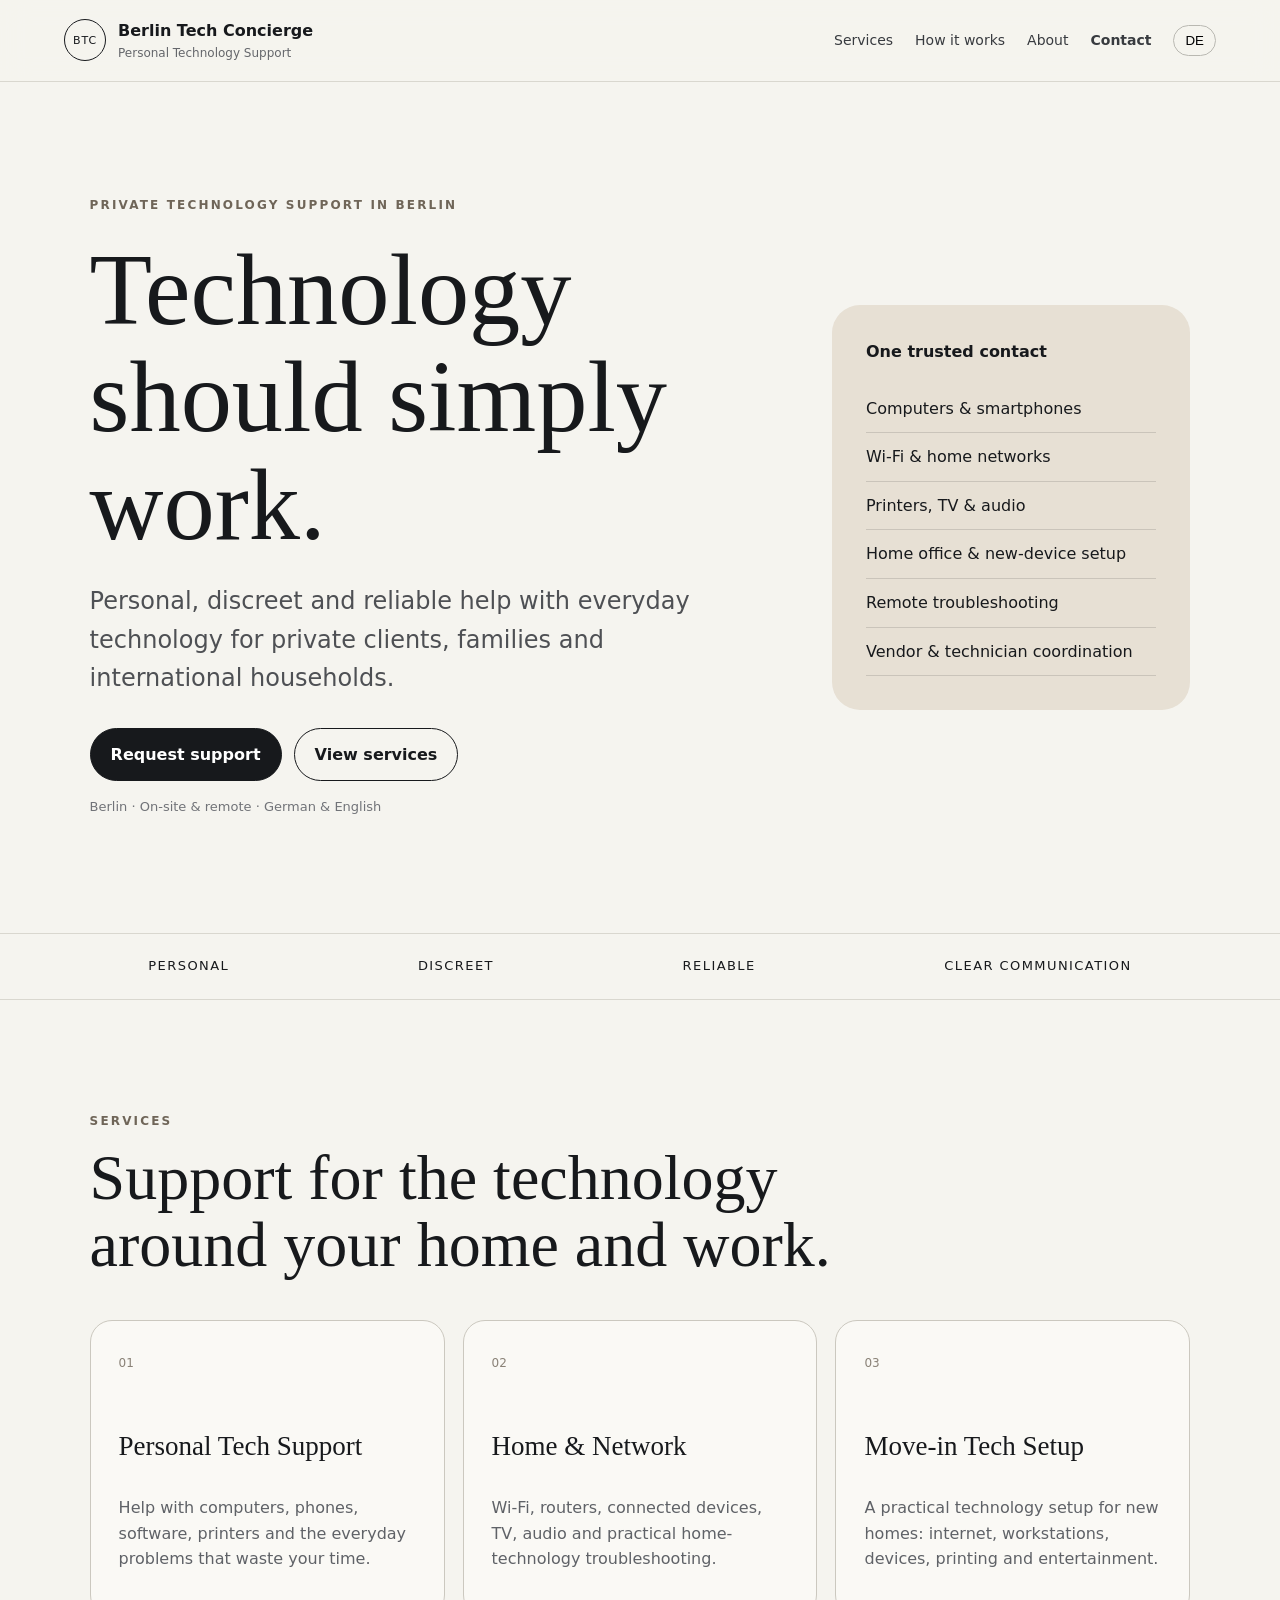
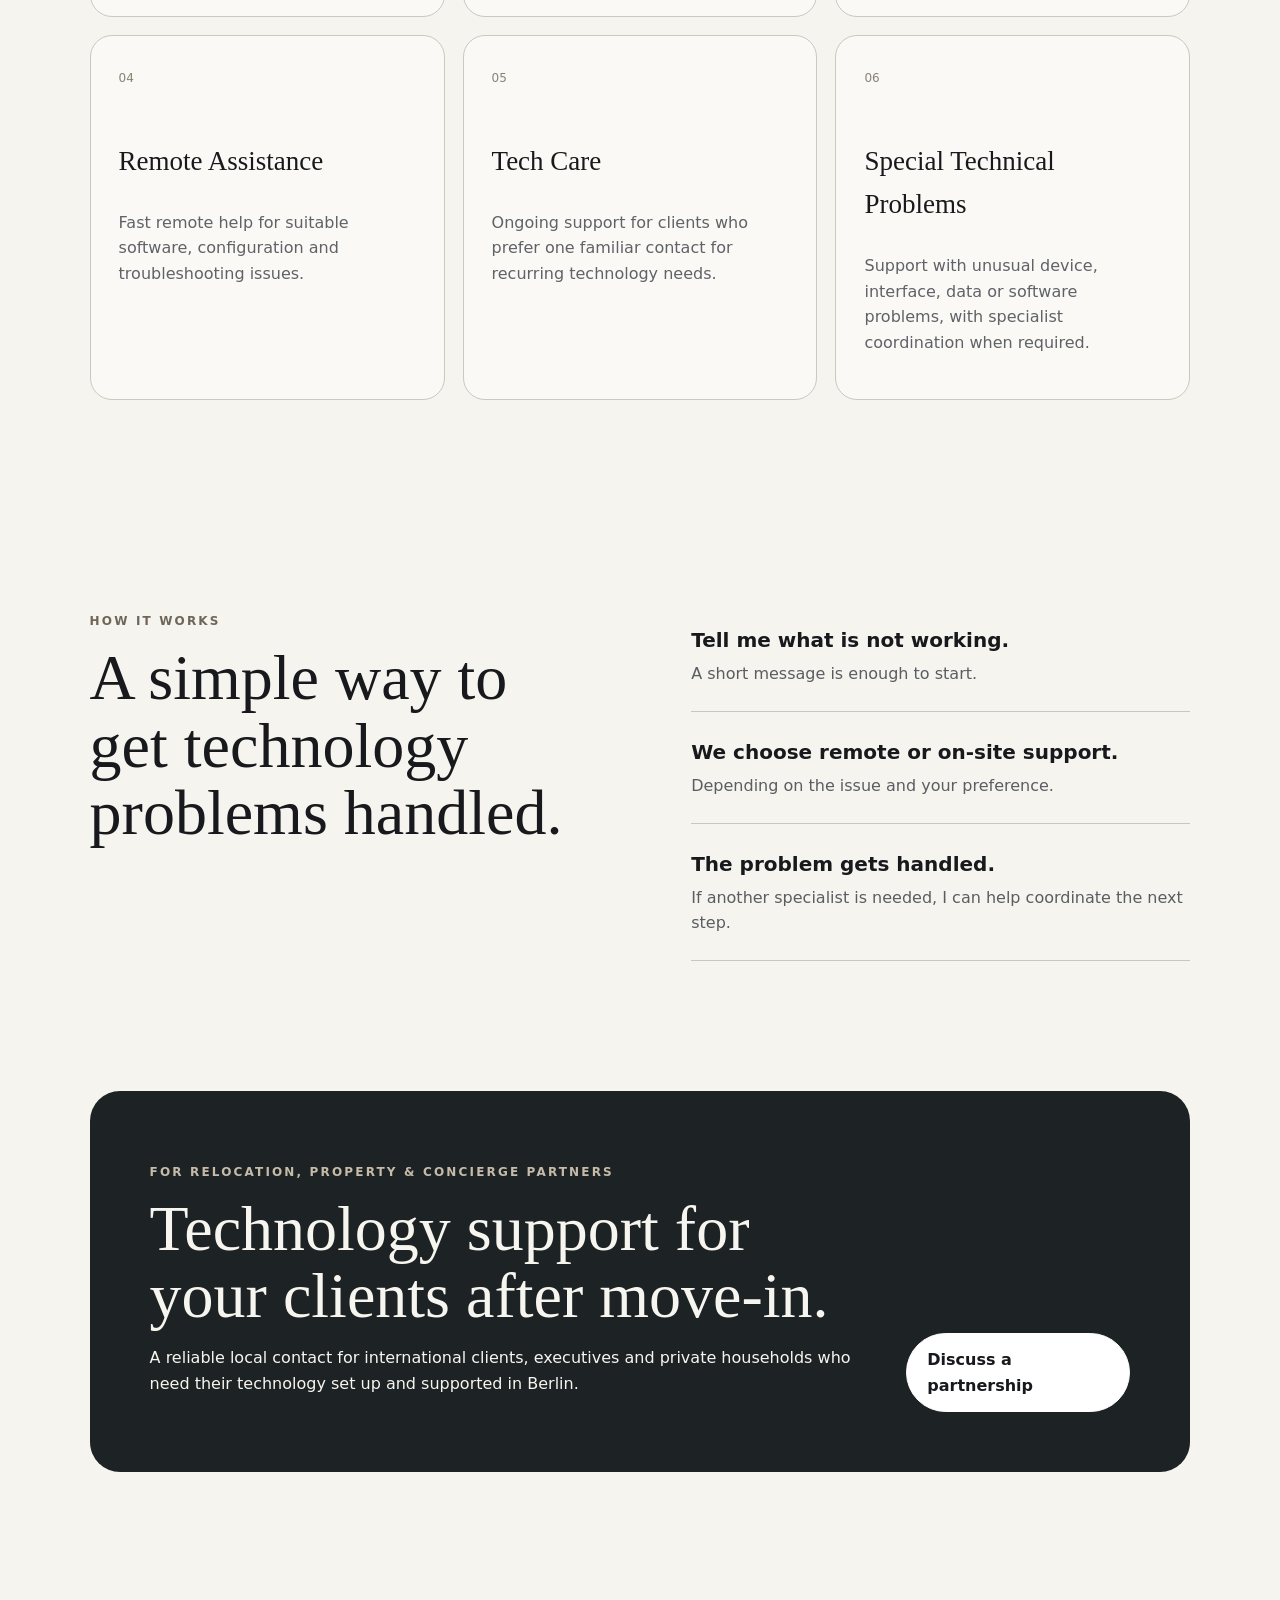
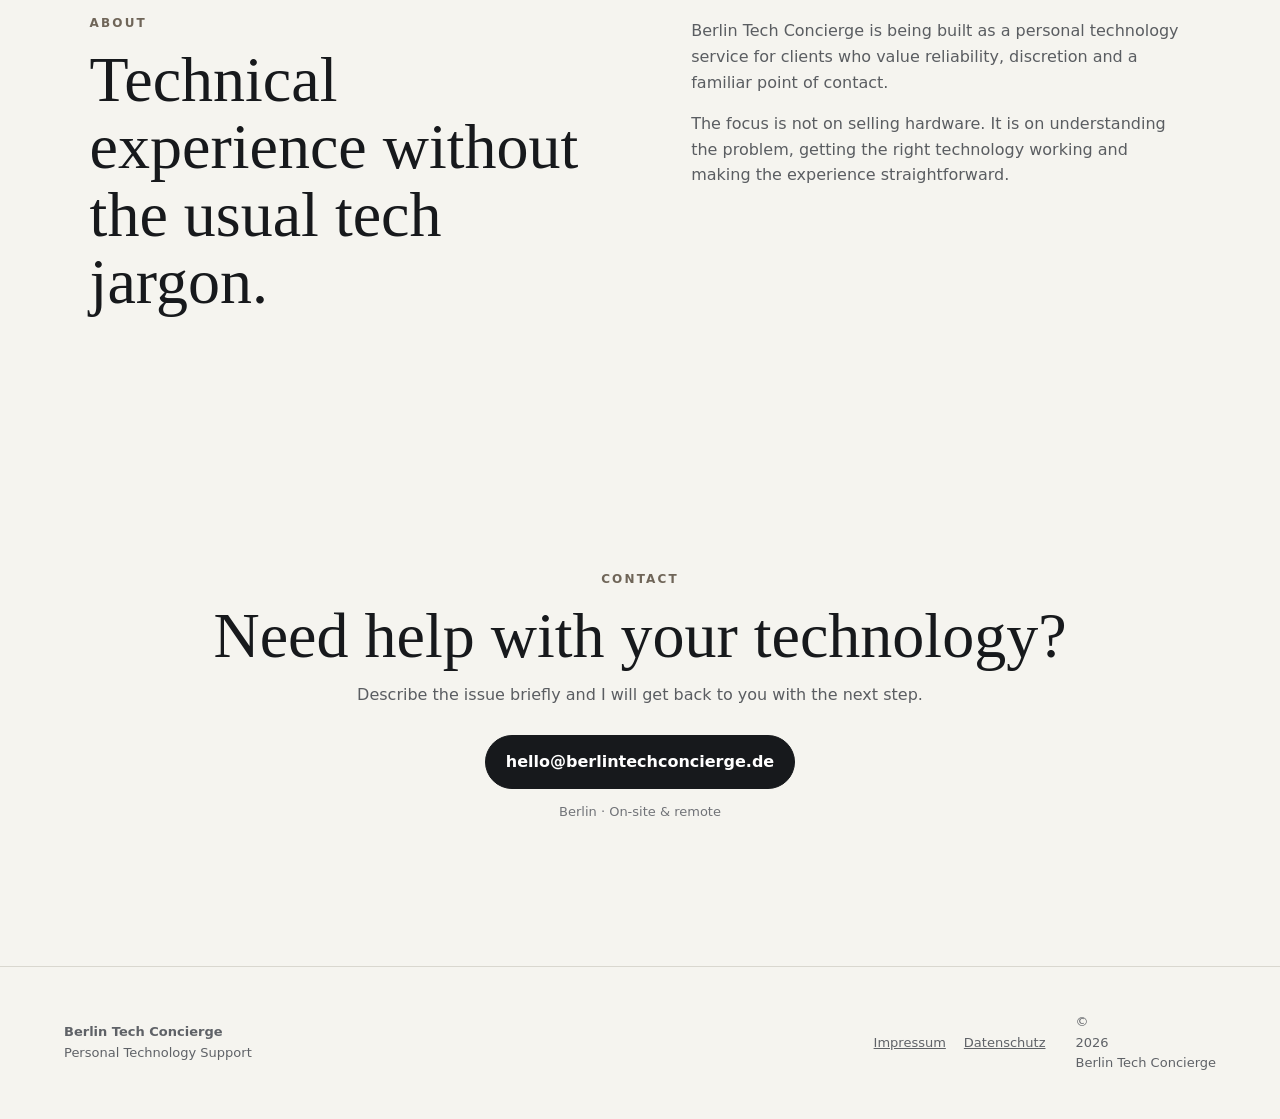
<file: index.html>
<!doctype html>
<html lang="en">
<head>
  <meta charset="utf-8">
  <meta name="viewport" content="width=device-width, initial-scale=1">
  <title>Berlin Tech Concierge | Personal Technology Support</title>
  <meta name="description" content="Personal, discreet and reliable technology support for private clients, families and international households in Berlin.">
  <link rel="stylesheet" href="styles.css">
</head>
<body>
<header class="site-header">
  <a class="brand" href="#top">
    <span class="brand-mark">BTC</span>
    <span><strong>Berlin Tech Concierge</strong><small data-i18n="brand_sub">Personal Technology Support</small></span>
  </a>
  <nav>
    <a href="#services" data-i18n="nav_services">Services</a>
    <a href="#how" data-i18n="nav_how">How it works</a>
    <a href="#about" data-i18n="nav_about">About</a>
    <a href="#contact" class="nav-cta" data-i18n="nav_contact">Contact</a>
    <button id="langToggle" class="lang-toggle" type="button">DE</button>
  </nav>
</header>

<main id="top">
<section class="hero">
  <div class="hero-copy">
    <p class="eyebrow" data-i18n="eyebrow">Private technology support in Berlin</p>
    <h1 data-i18n="hero_title">Technology should simply work.</h1>
    <p class="hero-text" data-i18n="hero_text">Personal, discreet and reliable help with everyday technology for private clients, families and international households.</p>
    <div class="hero-actions">
      <a class="button primary" href="mailto:hello@berlintechconcierge.de" data-i18n="request_support">Request support</a>
      <a class="button secondary" href="#services" data-i18n="view_services">View services</a>
    </div>
    <p class="microcopy" data-i18n="hero_micro">Berlin · On-site & remote · German & English</p>
  </div>
  <div class="hero-card">
    <p class="card-label" data-i18n="one_contact">One trusted contact</p>
    <ul>
      <li data-i18n="bullet_1">Computers & smartphones</li>
      <li data-i18n="bullet_2">Wi-Fi & home networks</li>
      <li data-i18n="bullet_3">Printers, TV & audio</li>
      <li data-i18n="bullet_4">Home office & new-device setup</li>
      <li data-i18n="bullet_5">Remote troubleshooting</li>
      <li data-i18n="bullet_6">Vendor & technician coordination</li>
    </ul>
  </div>
</section>

<section class="trust-strip">
  <span data-i18n="trust_1">Personal</span>
  <span data-i18n="trust_2">Discreet</span>
  <span data-i18n="trust_3">Reliable</span>
  <span data-i18n="trust_4">Clear communication</span>
</section>

<section id="services" class="section">
  <div class="section-heading">
    <p class="eyebrow" data-i18n="services_eyebrow">Services</p>
    <h2 data-i18n="services_title">Support for the technology around your home and work.</h2>
  </div>
  <div class="cards">
    <article class="service-card"><span class="number">01</span><h3 data-i18n="svc1_title">Personal Tech Support</h3><p data-i18n="svc1_text">Help with computers, phones, software, printers and the everyday problems that waste your time.</p></article>
    <article class="service-card"><span class="number">02</span><h3 data-i18n="svc2_title">Home & Network</h3><p data-i18n="svc2_text">Wi-Fi, routers, connected devices, TV, audio and practical home-technology troubleshooting.</p></article>
    <article class="service-card"><span class="number">03</span><h3 data-i18n="svc3_title">Move-in Tech Setup</h3><p data-i18n="svc3_text">A practical technology setup for new homes: internet, workstations, devices, printing and entertainment.</p></article>
    <article class="service-card"><span class="number">04</span><h3 data-i18n="svc4_title">Remote Assistance</h3><p data-i18n="svc4_text">Fast remote help for suitable software, configuration and troubleshooting issues.</p></article>
    <article class="service-card"><span class="number">05</span><h3 data-i18n="svc5_title">Tech Care</h3><p data-i18n="svc5_text">Ongoing support for clients who prefer one familiar contact for recurring technology needs.</p></article>
    <article class="service-card"><span class="number">06</span><h3 data-i18n="svc6_title">Special Technical Problems</h3><p data-i18n="svc6_text">Support with unusual device, interface, data or software problems, with specialist coordination when required.</p></article>
  </div>
</section>

<section id="how" class="section split">
  <div><p class="eyebrow" data-i18n="how_eyebrow">How it works</p><h2 data-i18n="how_title">A simple way to get technology problems handled.</h2></div>
  <ol class="steps">
    <li><strong data-i18n="step1_title">Tell me what is not working.</strong><span data-i18n="step1_text">A short message is enough to start.</span></li>
    <li><strong data-i18n="step2_title">We choose remote or on-site support.</strong><span data-i18n="step2_text">Depending on the issue and your preference.</span></li>
    <li><strong data-i18n="step3_title">The problem gets handled.</strong><span data-i18n="step3_text">If another specialist is needed, I can help coordinate the next step.</span></li>
  </ol>
</section>

<section class="section premium-panel">
  <div>
    <p class="eyebrow" data-i18n="for_partners">For relocation, property & concierge partners</p>
    <h2 data-i18n="partner_title">Technology support for your clients after move-in.</h2>
    <p data-i18n="partner_text">A reliable local contact for international clients, executives and private households who need their technology set up and supported in Berlin.</p>
  </div>
  <a class="button light" href="mailto:hello@berlintechconcierge.de?subject=Partner%20enquiry" data-i18n="partner_cta">Discuss a partnership</a>
</section>

<section id="about" class="section split">
  <div><p class="eyebrow" data-i18n="about_eyebrow">About</p><h2 data-i18n="about_title">Technical experience without the usual tech jargon.</h2></div>
  <div class="body-copy">
    <p data-i18n="about_p1">Berlin Tech Concierge is being built as a personal technology service for clients who value reliability, discretion and a familiar point of contact.</p>
    <p data-i18n="about_p2">The focus is not on selling hardware. It is on understanding the problem, getting the right technology working and making the experience straightforward.</p>
  </div>
</section>

<section id="contact" class="section contact">
  <p class="eyebrow" data-i18n="contact_eyebrow">Contact</p>
  <h2 data-i18n="contact_title">Need help with your technology?</h2>
  <p data-i18n="contact_text">Describe the issue briefly and I will get back to you with the next step.</p>
  <a class="button primary" href="mailto:hello@berlintechconcierge.de">hello@berlintechconcierge.de</a>
  <p class="microcopy" data-i18n="contact_micro">Berlin · On-site & remote</p>
</section>
</main>

<footer>
  <div><strong>Berlin Tech Concierge</strong><span data-i18n="footer_tag">Personal Technology Support</span></div>
  <div class="footer-links"><a href="impressum.html">Impressum</a><a href="datenschutz.html">Datenschutz</a></div>
  <p>© <span id="year"></span> Berlin Tech Concierge</p>
</footer>
<script src="script.js"></script>
</body></html>
</file>
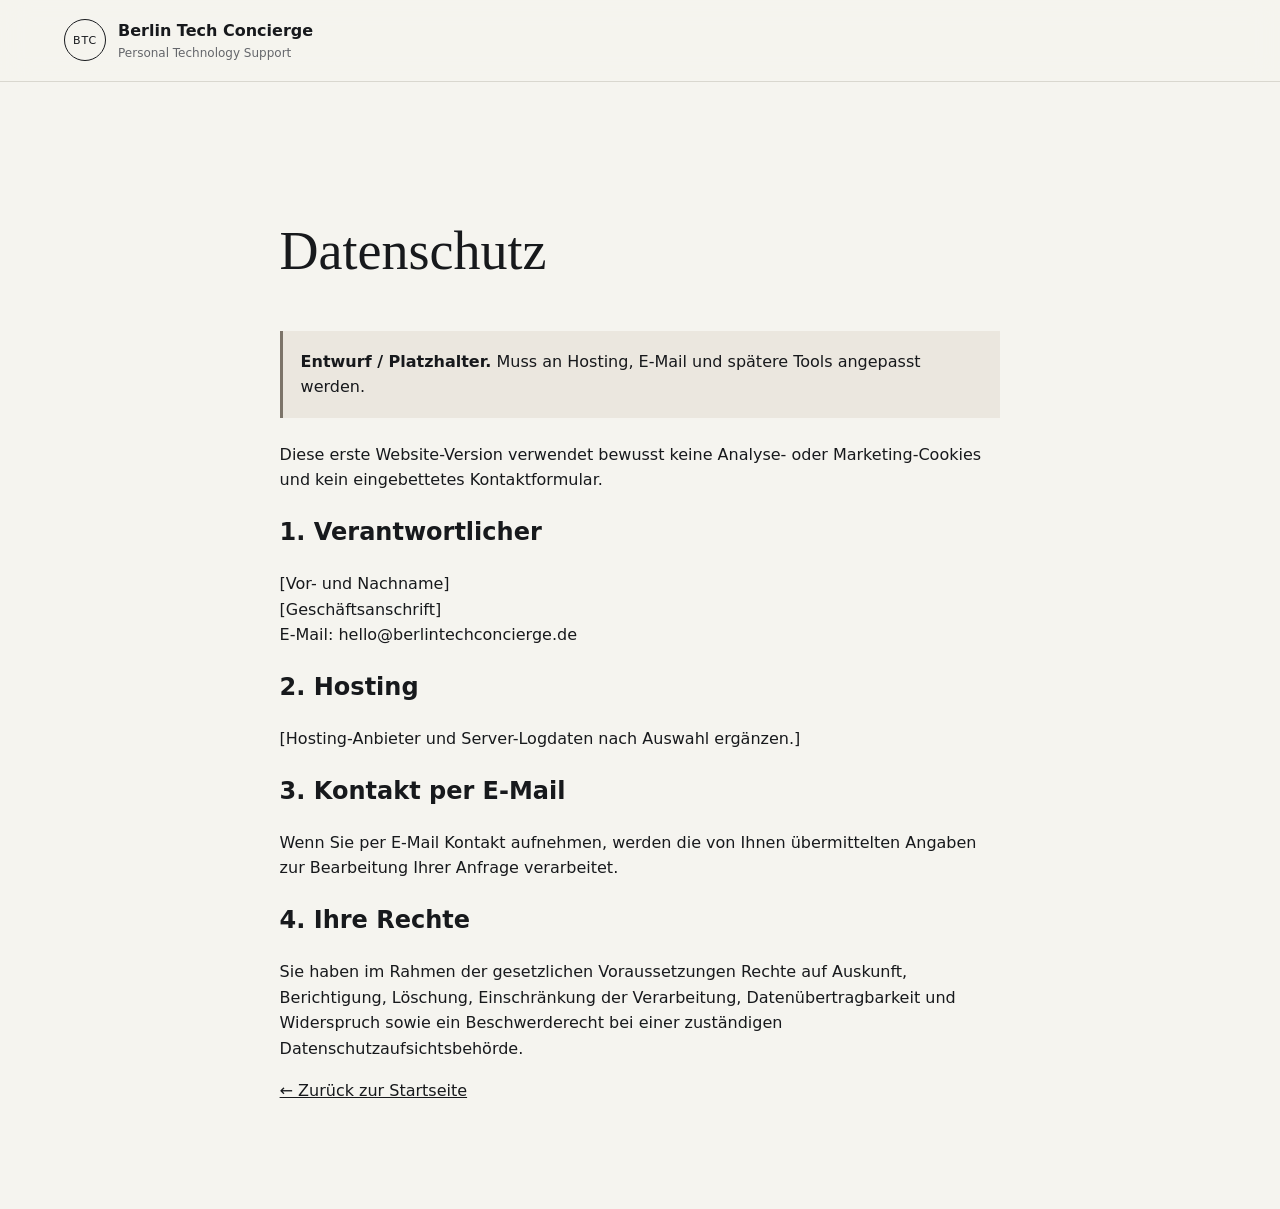
<file: datenschutz.html>
<!doctype html><html lang="de"><head><meta charset="utf-8"><meta name="viewport" content="width=device-width,initial-scale=1"><title>Datenschutz | Berlin Tech Concierge</title><link rel="stylesheet" href="styles.css"></head><body><header class="site-header"><a class="brand" href="index.html"><span class="brand-mark">BTC</span><span><strong>Berlin Tech Concierge</strong><small>Personal Technology Support</small></span></a></header><main class="legal"><h1>Datenschutz</h1><div class="notice"><strong>Entwurf / Platzhalter.</strong> Muss an Hosting, E-Mail und spätere Tools angepasst werden.</div><p>Diese erste Website-Version verwendet bewusst keine Analyse- oder Marketing-Cookies und kein eingebettetes Kontaktformular.</p><h2>1. Verantwortlicher</h2><p>[Vor- und Nachname]<br>[Geschäftsanschrift]<br>E-Mail: hello@berlintechconcierge.de</p><h2>2. Hosting</h2><p>[Hosting-Anbieter und Server-Logdaten nach Auswahl ergänzen.]</p><h2>3. Kontakt per E-Mail</h2><p>Wenn Sie per E-Mail Kontakt aufnehmen, werden die von Ihnen übermittelten Angaben zur Bearbeitung Ihrer Anfrage verarbeitet.</p><h2>4. Ihre Rechte</h2><p>Sie haben im Rahmen der gesetzlichen Voraussetzungen Rechte auf Auskunft, Berichtigung, Löschung, Einschränkung der Verarbeitung, Datenübertragbarkeit und Widerspruch sowie ein Beschwerderecht bei einer zuständigen Datenschutzaufsichtsbehörde.</p><p><a href="index.html">← Zurück zur Startseite</a></p></main></body></html>
</file>
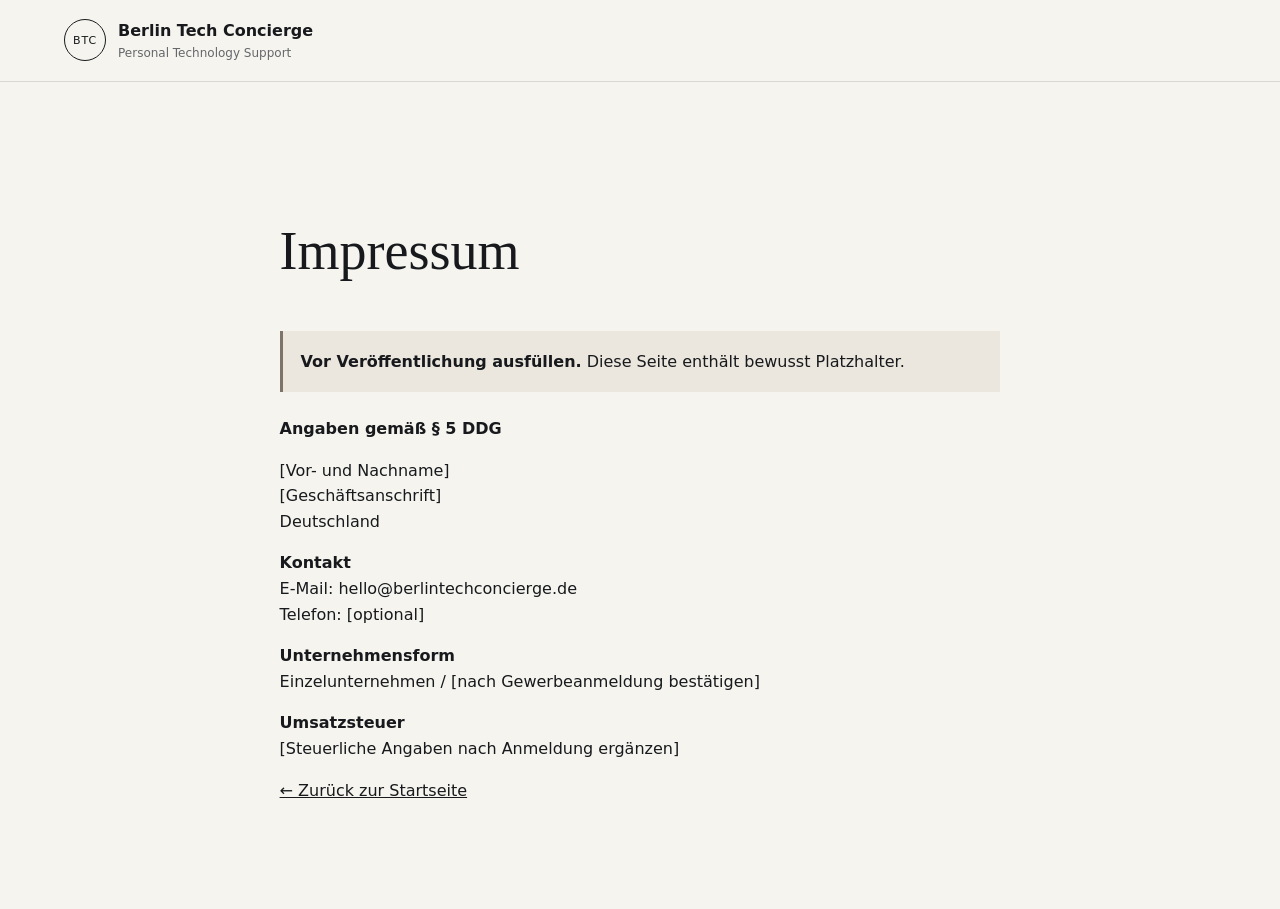
<file: impressum.html>
<!doctype html><html lang="de"><head><meta charset="utf-8"><meta name="viewport" content="width=device-width,initial-scale=1"><title>Impressum | Berlin Tech Concierge</title><link rel="stylesheet" href="styles.css"></head><body><header class="site-header"><a class="brand" href="index.html"><span class="brand-mark">BTC</span><span><strong>Berlin Tech Concierge</strong><small>Personal Technology Support</small></span></a></header><main class="legal"><h1>Impressum</h1><div class="notice"><strong>Vor Veröffentlichung ausfüllen.</strong> Diese Seite enthält bewusst Platzhalter.</div><p><strong>Angaben gemäß § 5 DDG</strong></p><p>[Vor- und Nachname]<br>[Geschäftsanschrift]<br>Deutschland</p><p><strong>Kontakt</strong><br>E-Mail: hello@berlintechconcierge.de<br>Telefon: [optional]</p><p><strong>Unternehmensform</strong><br>Einzelunternehmen / [nach Gewerbeanmeldung bestätigen]</p><p><strong>Umsatzsteuer</strong><br>[Steuerliche Angaben nach Anmeldung ergänzen]</p><p><a href="index.html">← Zurück zur Startseite</a></p></main></body></html>
</file>
<file: styles.css>
*{box-sizing:border-box}html{scroll-behavior:smooth}body{margin:0;font-family:Inter,ui-sans-serif,system-ui,-apple-system,BlinkMacSystemFont,"Segoe UI",sans-serif;background:#f5f4ef;color:#17191c;line-height:1.6}.site-header{position:sticky;top:0;z-index:10;display:flex;align-items:center;justify-content:space-between;padding:18px 5vw;background:rgba(245,244,239,.94);backdrop-filter:blur(14px);border-bottom:1px solid #d9d7cf}.brand{display:flex;align-items:center;gap:12px;color:inherit;text-decoration:none}.brand-mark{display:grid;place-items:center;width:42px;height:42px;border:1px solid #17191c;border-radius:50%;font-size:11px;letter-spacing:.08em}.brand strong,.brand small{display:block}.brand small{font-size:12px;color:#65676b}nav{display:flex;align-items:center;gap:22px}nav a{color:#383b3f;text-decoration:none;font-size:14px}.nav-cta{font-weight:700}.lang-toggle{border:1px solid #b9b8b1;background:transparent;border-radius:999px;padding:7px 11px;cursor:pointer}.hero{min-height:78vh;display:grid;grid-template-columns:1.3fr .7fr;gap:6vw;align-items:center;padding:8vw 7vw}.eyebrow{text-transform:uppercase;letter-spacing:.18em;font-size:12px;font-weight:700;color:#6f6558}.hero h1,.section h2{font-family:Georgia,"Times New Roman",serif;font-weight:500;line-height:1.05;margin:.2em 0}.hero h1{font-size:clamp(54px,8vw,108px);max-width:900px}.hero-text{font-size:clamp(18px,2vw,24px);max-width:700px;color:#4e5054}.hero-actions{display:flex;gap:12px;flex-wrap:wrap;margin:30px 0 16px}.button{display:inline-flex;align-items:center;justify-content:center;padding:13px 20px;border-radius:999px;text-decoration:none;font-weight:700;border:1px solid #17191c}.primary{background:#17191c;color:white}.secondary{color:#17191c}.light{background:white;color:#17191c;border-color:white}.microcopy{font-size:13px;color:#717378}.hero-card{background:#e7e0d4;border-radius:28px;padding:34px}.card-label{font-weight:700;margin-top:0}.hero-card ul{list-style:none;padding:0;margin:20px 0 0}.hero-card li{padding:11px 0;border-bottom:1px solid rgba(23,25,28,.14)}.trust-strip{display:flex;justify-content:space-around;gap:20px;flex-wrap:wrap;padding:22px 5vw;border-top:1px solid #d9d7cf;border-bottom:1px solid #d9d7cf;font-size:13px;text-transform:uppercase;letter-spacing:.11em}.section{padding:100px 7vw}.section-heading{max-width:850px;margin-bottom:42px}.section h2{font-size:clamp(38px,5vw,68px)}.cards{display:grid;grid-template-columns:repeat(3,1fr);gap:18px}.service-card{min-height:270px;padding:28px;border:1px solid #cbc8bf;border-radius:22px;background:#faf9f5}.service-card .number{font-size:12px;color:#8a8277}.service-card h3{font-family:Georgia,"Times New Roman",serif;font-size:27px;font-weight:500;margin-top:50px}.service-card p{color:#5f6267}.split{display:grid;grid-template-columns:1fr 1fr;gap:8vw}.steps{margin:0;padding:0;list-style:none}.steps li{display:grid;gap:5px;padding:24px 0;border-bottom:1px solid #c9c7c0}.steps strong{font-size:20px}.steps span,.body-copy{color:#5a5d61}.premium-panel{margin:30px 7vw;padding:60px;border-radius:30px;background:#1d2324;color:#f7f5ef;display:flex;align-items:end;justify-content:space-between;gap:50px}.premium-panel .eyebrow{color:#c6bba9}.premium-panel h2{max-width:760px}.premium-panel p{max-width:720px}.contact{text-align:center;padding-top:130px;padding-bottom:130px}.contact h2{max-width:900px;margin-left:auto;margin-right:auto}.contact>p:not(.eyebrow):not(.microcopy){max-width:620px;margin:0 auto 28px;color:#5a5d61}footer{display:grid;grid-template-columns:1fr auto auto;gap:30px;align-items:center;padding:32px 5vw;border-top:1px solid #d9d7cf;font-size:13px;color:#5f6267}footer strong,footer span{display:block}.footer-links{display:flex;gap:18px}.footer-links a{color:inherit}.legal{max-width:900px;margin:0 auto;padding:90px 7vw}.legal h1{font-family:Georgia,"Times New Roman",serif;font-size:54px;font-weight:500}.notice{padding:18px;border-left:3px solid #7c7469;background:#ebe7df;margin:24px 0}.legal a{color:inherit}@media(max-width:900px){nav a:not(.nav-cta){display:none}.hero{grid-template-columns:1fr;padding-top:70px}.hero-card{max-width:620px}.cards{grid-template-columns:1fr 1fr}.split{grid-template-columns:1fr}.premium-panel{margin:20px 4vw;padding:38px;display:block}.premium-panel .button{margin-top:20px}footer{grid-template-columns:1fr}}@media(max-width:620px){.site-header{padding:14px 18px}.brand strong{font-size:14px}.brand small{display:none}.hero,.section{padding-left:20px;padding-right:20px}.hero h1{font-size:50px}.cards{grid-template-columns:1fr}.premium-panel{margin:10px 20px}.trust-strip{justify-content:flex-start;padding-left:20px}footer{padding:28px 20px}}
</file>
